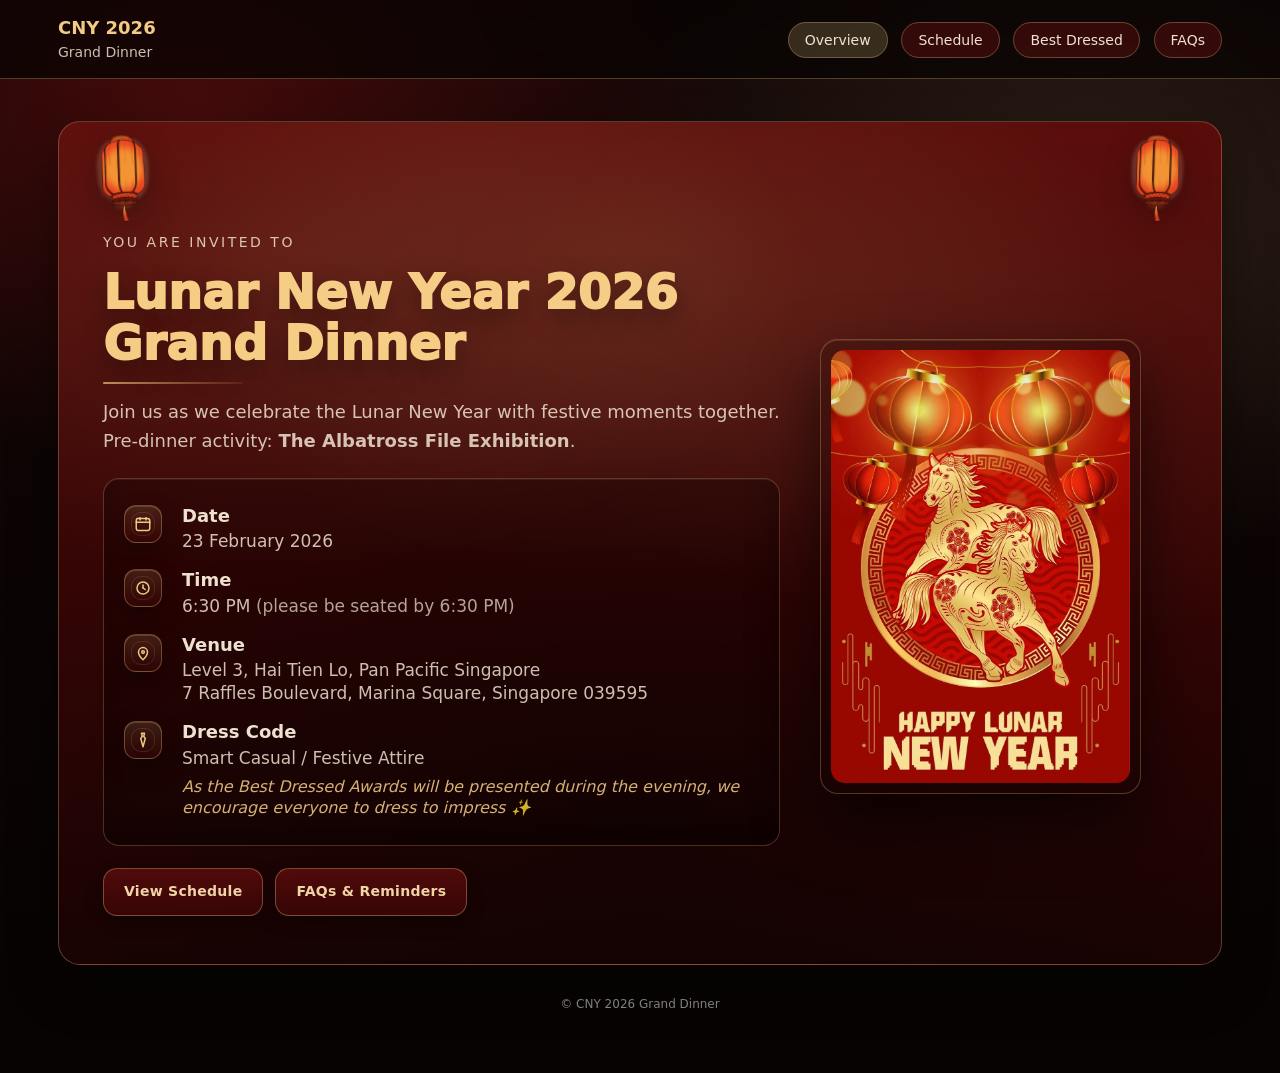
<file: index.html>
<!-- index.html -->
<!doctype html>
<html lang="en">
<head>
  <meta charset="utf-8" />
  <meta name="viewport" content="width=device-width, initial-scale=1" />
  <title>CNY 2026 Grand Dinner</title>
  <link rel="stylesheet" href="styles.css" />
</head>
<body>

<div class="topbar">
  <div class="topbar-inner">
    <div>
      <div class="brand-title">CNY 2026</div>
      <div class="brand-sub">Grand Dinner</div>
    </div>
    <nav class="nav">
      <a class="active" href="index.html">Overview</a>
      <a href="schedule.html">Schedule</a>
      <a href="best-dressed.html">Best Dressed</a>
      <a href="faqs.html">FAQs</a>
    </nav>
  </div>
</div>

<div class="container">

  <div class="poster-wrap">
    <section class="poster">

      <div class="lanterns">
        <img class="lantern-img left" src="./lantern.png" alt="Lantern" />
        <img class="lantern-img right" src="./lantern.png" alt="Lantern" />
      </div>

      <div class="poster-inner">

        <div class="poster-content">
          <p class="poster-kicker">You are invited to</p>

          <h1 class="poster-title">
            Lunar New Year 2026<br />
            Grand Dinner
          </h1>

          <div class="poster-subtitle">
            <span class="subtitle-line">Join us as we celebrate the Lunar New Year with festive moments together.</span><br />
            Pre-dinner activity: <b>The Albatross File Exhibition</b>.
          </div>

          <div class="scroll">

            <div class="scroll-row">
              <div class="icon-badge" aria-hidden="true">
                <svg viewBox="0 0 24 24">
                  <rect x="3" y="4.5" width="18" height="16" rx="3"></rect>
                  <path d="M8 3.5v3"></path>
                  <path d="M16 3.5v3"></path>
                  <path d="M3 9.5h18"></path>
                </svg>
              </div>
              <div>
                <div class="scroll-title">Date</div>
                <div class="scroll-text">23 February 2026</div>
              </div>
            </div>

            <div class="scroll-row">
              <div class="icon-badge" aria-hidden="true">
                <svg viewBox="0 0 24 24">
                  <circle cx="12" cy="12" r="8"></circle>
                  <path d="M12 8v4"></path>
                  <path d="M12 12l3 2"></path>
                </svg>
              </div>
              <div>
                <div class="scroll-title">Time</div>
                <div class="scroll-text">6:30 PM <span style="opacity:0.85">(please be seated by 6:30 PM)</span> </div>
              </div>
            </div>

            <div class="scroll-row">
              <div class="icon-badge" aria-hidden="true">
                <svg viewBox="0 0 24 24">
                  <path d="M12 21s6-5.1 6-10.2A6 6 0 0 0 6 10.8C6 15.9 12 21 12 21z"></path>
                  <circle cx="12" cy="10.8" r="1.8"></circle>
                </svg>
              </div>
              <div>
                <div class="scroll-title">Venue</div>
                <div class="scroll-text">
                  Level 3, Hai Tien Lo, Pan Pacific Singapore<br />
                  7 Raffles Boulevard, Marina Square, Singapore 039595
                </div>
              </div>
            </div>

            <div class="scroll-row">
              <div class="icon-badge" aria-hidden="true">
                <svg viewBox="0 0 24 24">
                  <path d="M10 3h4l-1 4 2 3-3 11-3-11 2-3-1-4z"></path>
                </svg>
              </div>
              <div>
                <div class="scroll-title">Dress Code</div>
                <div class="scroll-text">
                  Smart Casual / Festive Attire
                  <div class="dress-note">
                    As the Best Dressed Awards will be presented during the evening,
                    we encourage everyone to dress to impress ✨
                  </div>
                </div>
              </div>
            </div>

          </div>

          <div class="poster-actions">
            <a class="poster-btn" href="schedule.html">View Schedule</a>
            <a class="poster-btn" href="faqs.html">FAQs & Reminders</a>
          </div>
        </div>

        <div class="poster-horse">
          <div class="poster-frame">
            <img class="poster-img" src="./cover-bg.jpg" alt="Happy Lunar New Year Poster" />
          </div>
        </div>

      </div>
    </section>
  </div>

  <div class="footer">© CNY 2026 Grand Dinner</div>
</div>

</body>
</html>
</file>
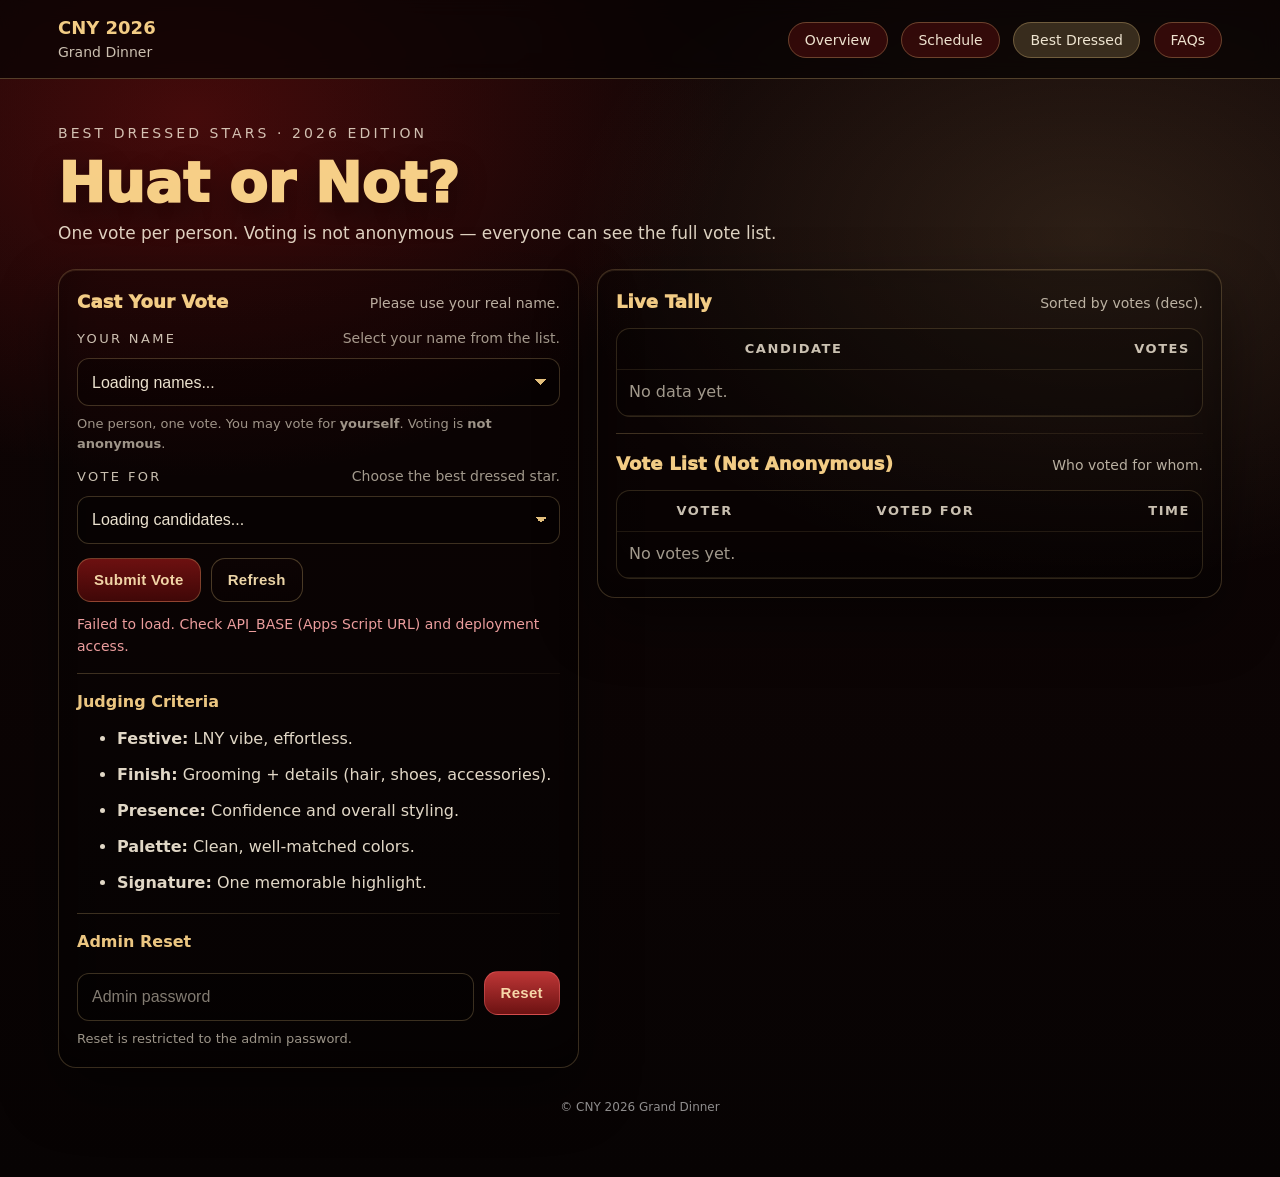
<file: best-dressed.html>
<!-- best-dressed.html -->
<!doctype html>
<html lang="en">
<head>
  <meta charset="utf-8" />
  <meta name="viewport" content="width=device-width, initial-scale=1" />
  <title>Best Dressed — CNY 2026 Grand Dinner</title>
  <link rel="stylesheet" href="styles.css" />
</head>
<body>

<div class="topbar">
  <div class="topbar-inner">
    <div>
      <div class="brand-title">CNY 2026</div>
      <div class="brand-sub">Grand Dinner</div>
    </div>
    <nav class="nav">
      <a href="index.html">Overview</a>
      <a href="schedule.html">Schedule</a>
      <a class="active" href="best-dressed.html">Best Dressed</a>
      <a href="faqs.html">FAQs</a>
    </nav>
  </div>
</div>

<div class="container">
  <div class="page-hero">
    <div class="page-kicker">BEST DRESSED STARS · 2026 EDITION</div>
    <h1 class="page-title">Huat or Not?</h1>
    <p class="page-subtitle">
      One vote per person. Voting is not anonymous — everyone can see the full vote list.
    </p>
  </div>

  <div class="vote-grid">
    <section class="card">
      <div class="card-header">
        <div class="card-title">Cast Your Vote</div>
        <div class="card-hint">Please use your real name.</div>
      </div>

      <div class="form-row">
        <div class="label-row">
          <label class="label">Your Name</label>
          <span class="label-note">Select your name from the list.</span>
        </div>

        <select id="voterName" class="select">
          <option value="">Loading names...</option>
        </select>

        <div class="tiny-note">
          One person, one vote. You may vote for <b>yourself</b>. Voting is <b>not anonymous</b>.
        </div>
      </div>

      <div class="form-row">
        <div class="label-row">
          <label class="label">Vote For</label>
          <span class="label-note">Choose the best dressed star.</span>
        </div>
        <select id="choice" class="select">
          <option value="">Loading candidates...</option>
        </select>
      </div>

      <div class="btn-row">
        <button id="btnVote" class="btn btn-primary">Submit Vote</button>
        <button id="btnRefresh" class="btn btn-ghost">Refresh</button>
      </div>

      <div id="status" class="status"></div>

      <div class="divider"></div>

      <div class="subhead">Judging Criteria</div>
    <ul class="bullets">
        <li><b>Festive:</b> LNY vibe, effortless.</li>
        <li><b>Finish:</b> Grooming + details (hair, shoes, accessories).</li>
        <li><b>Presence:</b> Confidence and overall styling.</li>
        <li><b>Palette:</b> Clean, well-matched colors.</li>
        <li><b>Signature:</b> One memorable highlight.</li>
    </ul>

      <div class="divider"></div>

      <div class="subhead">Admin Reset</div>
      <div class="reset-row">
        <input id="adminPassword" class="input" type="password" placeholder="Admin password" />
        <button id="btnReset" class="btn btn-danger">Reset</button>
      </div>
      <div class="tiny-note">Reset is restricted to the admin password.</div>
    </section>

    <section class="card">
      <div class="card-header">
        <div class="card-title">Live Tally</div>
        <div class="card-hint">Sorted by votes (desc).</div>
      </div>

      <div class="table-wrap">
        <table class="table" id="tallyTable">
          <thead>
            <tr>
              <th>Candidate</th>
              <th class="right">Votes</th>
            </tr>
          </thead>
          <tbody>
            <tr><td colspan="2" class="muted">No data yet.</td></tr>
          </tbody>
        </table>
      </div>

      <div class="divider"></div>

      <div class="card-header">
        <div class="card-title">Vote List (Not Anonymous)</div>
        <div class="card-hint">Who voted for whom.</div>
      </div>

      <div class="table-wrap">
        <table class="table" id="voteListTable">
          <thead>
            <tr>
              <th>Voter</th>
              <th>Voted For</th>
              <th class="right">Time</th>
            </tr>
          </thead>
          <tbody>
            <tr><td colspan="3" class="muted">No votes yet.</td></tr>
          </tbody>
        </table>
      </div>
    </section>
  </div>

  <div class="footer">© CNY 2026 Grand Dinner</div>
</div>

<script>
  const API_BASE = "https://script.google.com/macros/s/AKfycbzyIq7VLW4J1lvhEaOiODLAbuCqRJru4ZbYJHiCIMyn_3SzGjuqj1cSB9V0KD1f4nbL/exec";

  function jsonp(url) {
    return new Promise((resolve, reject) => {
      const cb = "cb_" + Math.random().toString(36).slice(2);
      const script = document.createElement("script");
      const sep = url.includes("?") ? "&" : "?";
      const full = url + sep + "callback=" + encodeURIComponent(cb) + "&_ts=" + Date.now();

      window[cb] = (data) => {
        delete window[cb];
        script.remove();
        resolve(data);
      };

      script.onerror = () => {
        delete window[cb];
        script.remove();
        reject(new Error("Failed to load script"));
      };

      script.src = full;
      document.body.appendChild(script);
    });
  }

  function setStatus(type, msg) {
    const el = document.getElementById("status");
    el.className = "status " + (type ? ("status-" + type) : "");
    el.textContent = msg || "";
  }

  function escapeHtml(s) {
    return String(s)
      .replaceAll("&", "&amp;")
      .replaceAll("<", "&lt;")
      .replaceAll(">", "&gt;")
      .replaceAll('"', "&quot;")
      .replaceAll("'", "&#039;");
  }

  function formatTime(iso) {
    if (!iso) return "";
    try {
      const d = new Date(iso);
      return d.toLocaleString();
    } catch (e) {
      return iso;
    }
  }

  async function loadCandidates() {
    const data = await jsonp(API_BASE + "?action=candidates");
    if (!data || !data.ok) throw new Error(data && data.error ? data.error : "Failed to load candidates");

    const voterSel = document.getElementById("voterName");
    const choiceSel = document.getElementById("choice");

    voterSel.innerHTML = '<option value="">Select your name</option>';
    choiceSel.innerHTML = '<option value="">Select a candidate</option>';

    for (const name of data.candidates) {
      const opt1 = document.createElement("option");
      opt1.value = name;
      opt1.textContent = name;
      voterSel.appendChild(opt1);

      const opt2 = document.createElement("option");
      opt2.value = name;
      opt2.textContent = name;
      choiceSel.appendChild(opt2);
    }
  }

  function renderResults(data) {
    const tallyBody = document.querySelector("#tallyTable tbody");
    const voteBody = document.querySelector("#voteListTable tbody");

    if (!data || !data.ok) {
      tallyBody.innerHTML = '<tr><td colspan="2" class="muted">No data.</td></tr>';
      voteBody.innerHTML = '<tr><td colspan="3" class="muted">No data.</td></tr>';
      return;
    }

    const tally = data.tally || [];
    if (tally.length === 0) {
      tallyBody.innerHTML = '<tr><td colspan="2" class="muted">No data yet.</td></tr>';
    } else {
      tallyBody.innerHTML = tally.map(r => `
        <tr>
          <td>${escapeHtml(r.name)}</td>
          <td class="right">${Number(r.votes || 0)}</td>
        </tr>
      `).join("");
    }

    const votes = data.votes || [];
    if (votes.length === 0) {
      voteBody.innerHTML = '<tr><td colspan="3" class="muted">No votes yet.</td></tr>';
    } else {
      voteBody.innerHTML = votes.map(v => `
        <tr>
          <td>${escapeHtml(v.voter)}</td>
          <td>${escapeHtml(v.choice)}</td>
          <td class="right">${escapeHtml(formatTime(v.timestamp))}</td>
        </tr>
      `).join("");
    }
  }

  async function refreshResults() {
    setStatus("", "Refreshing…");
    const data = await jsonp(API_BASE + "?action=results");
    renderResults(data);
    setStatus("ok", "Updated.");
  }

  async function submitVote() {
    const voterName = document.getElementById("voterName").value.trim();
    const choice = document.getElementById("choice").value.trim();

    if (!voterName) { setStatus("err", "Please enter your name."); return; }
    if (!choice) { setStatus("err", "Please select a candidate."); return; }

    setStatus("", "Submitting…");

    const url = API_BASE
      + "?action=vote"
      + "&voterName=" + encodeURIComponent(voterName)
      + "&choice=" + encodeURIComponent(choice);

    const data = await jsonp(url);
    if (!data || !data.ok) {
      setStatus("err", data && data.error ? data.error : "Failed to submit.");
      return;
    }

    setStatus("ok", "Vote submitted. Refreshing results…");
    await refreshResults();
  }

  async function adminReset() {
    const pwd = document.getElementById("adminPassword").value.trim();
    if (!pwd) { setStatus("err", "Enter admin password."); return; }

    setStatus("", "Resetting…");
    const url = API_BASE + "?action=reset&password=" + encodeURIComponent(pwd);
    const data = await jsonp(url);

    if (!data || !data.ok) {
      setStatus("err", data && data.error ? data.error : "Reset failed.");
      return;
    }

    document.getElementById("adminPassword").value = "";
    setStatus("ok", "Reset completed. Refreshing…");
    await refreshResults();
  }

  async function init() {
    try {
      await loadCandidates();
      await refreshResults();
      setStatus("", "");
    } catch (e) {
      setStatus("err", "Failed to load. Check API_BASE (Apps Script URL) and deployment access.");
    }
  }

  document.getElementById("btnVote").addEventListener("click", () => {
    submitVote().catch(() => setStatus("err", "Submit failed. Check Apps Script deployment."));
  });

  document.getElementById("btnRefresh").addEventListener("click", () => {
    refreshResults().catch(() => setStatus("err", "Refresh failed. Check Apps Script deployment."));
  });

  document.getElementById("btnReset").addEventListener("click", () => {
    adminReset().catch(() => setStatus("err", "Reset failed. Check Apps Script deployment."));
  });

  init();
</script>

</body>
</html>
</file>
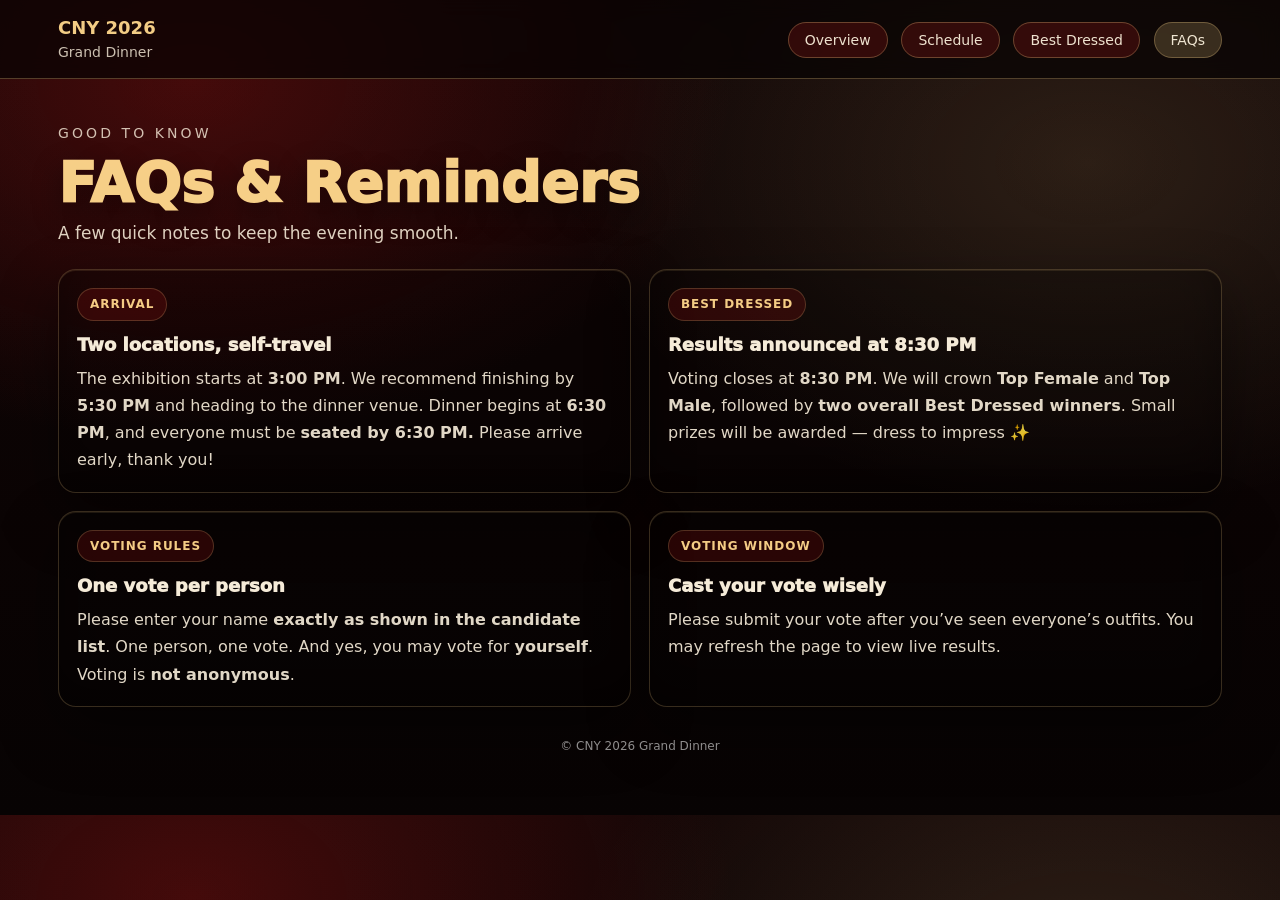
<file: faqs.html>
<!-- faqs.html -->
<!doctype html>
<html lang="en">
<head>
  <meta charset="utf-8" />
  <meta name="viewport" content="width=device-width, initial-scale=1" />
  <title>FAQs — CNY 2026 Grand Dinner</title>
  <link rel="stylesheet" href="styles.css" />
</head>
<body>

<div class="topbar">
  <div class="topbar-inner">
    <div>
      <div class="brand-title">CNY 2026</div>
      <div class="brand-sub">Grand Dinner</div>
    </div>
    <nav class="nav">
      <a href="index.html">Overview</a>
      <a href="schedule.html">Schedule</a>
      <a href="best-dressed.html">Best Dressed</a>
      <a class="active" href="faqs.html">FAQs</a>
    </nav>
  </div>
</div>

<div class="container">
  <div class="page-hero">
    <div class="page-kicker">GOOD TO KNOW</div>
    <h1 class="page-title">FAQs & Reminders</h1>
    <p class="page-subtitle">A few quick notes to keep the evening smooth.</p>
  </div>

  <div class="faq-grid">

    <section class="card faq-card">
      <div class="pill">Arrival</div>
      <h3 class="faq-title">Two locations, self-travel</h3>
      <p class="faq-text">
        The exhibition starts at <b>3:00 PM</b>. We recommend finishing by <b>5:30 PM</b> and heading to the dinner venue.
        Dinner begins at <b>6:30 PM</b>, and everyone must be <b>seated by 6:30 PM.</b> Please arrive early, thank you!
      </p>
    </section>

    <section class="card faq-card">
      <div class="pill">Best Dressed</div>
      <h3 class="faq-title">Results announced at 8:30 PM</h3>
      <p class="faq-text">
        Voting closes at <b>8:30 PM</b>. We will crown <b>Top Female</b> and <b>Top Male</b>,
        followed by <b>two overall Best Dressed winners</b>.
        Small prizes will be awarded — dress to impress ✨
      </p>
    </section>

    <section class="card faq-card">
      <div class="pill">Voting Rules</div>
      <h3 class="faq-title">One vote per person</h3>
      <p class="faq-text">
        Please enter your name <b>exactly as shown in the candidate list</b>.
        One person, one vote. And yes, you may vote for <b>yourself</b>.
        Voting is <b>not anonymous</b>.
      </p>
    </section>

    <section class="card faq-card">
      <div class="pill">Voting Window</div>
      <h3 class="faq-title">Cast your vote wisely</h3>
      <p class="faq-text">
        Please submit your vote after you’ve seen everyone’s outfits.
        You may refresh the page to view live results.
      </p>
    </section>

  </div>

  <div class="footer">© CNY 2026 Grand Dinner</div>
</div>

</body>
</html>
</file>
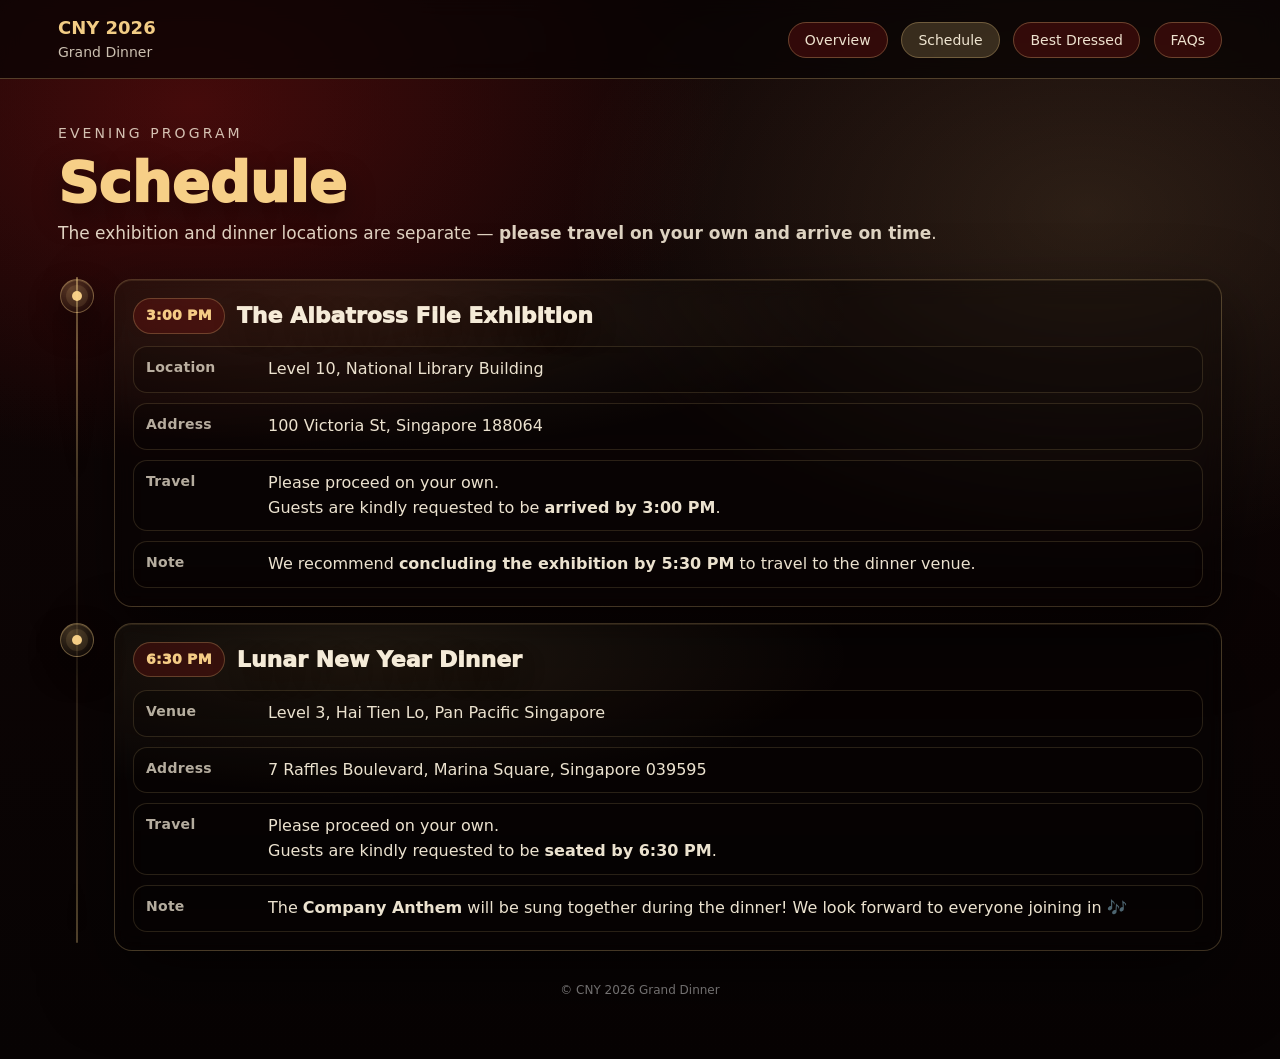
<file: schedule.html>
<!-- schedule.html -->
<!doctype html>
<html lang="en">
<head>
  <meta charset="utf-8" />
  <meta name="viewport" content="width=device-width, initial-scale=1" />
  <title>Schedule — CNY 2026 Grand Dinner</title>
  <link rel="stylesheet" href="styles.css" />
</head>
<body>

<div class="topbar">
  <div class="topbar-inner">
    <div>
      <div class="brand-title">CNY 2026</div>
      <div class="brand-sub">Grand Dinner</div>
    </div>
    <nav class="nav">
      <a href="index.html">Overview</a>
      <a class="active" href="schedule.html">Schedule</a>
      <a href="best-dressed.html">Best Dressed</a>
      <a href="faqs.html">FAQs</a>
    </nav>
  </div>
</div>

<div class="container">
  <div class="page-hero">
    <div class="page-kicker">EVENING PROGRAM</div>
    <h1 class="page-title">Schedule</h1>
    <p class="page-subtitle">
      The exhibition and dinner locations are separate — <b>please travel on your own and arrive on time</b>.
    </p>
  </div>

  <section class="timeline">
    <div class="timeline-line" aria-hidden="true"></div>

    <article class="timeline-item">
      <div class="timeline-dot" aria-hidden="true">
        <span class="dot-inner"></span>
      </div>

      <div class="timeline-card">
        <div class="timeline-top">
          <div class="time-badge">3:00 PM</div>
          <div class="event-title">The Albatross File Exhibition</div>
        </div>

        <div class="event-meta">
          <div class="meta-row">
            <div class="meta-label">Location</div>
            <div class="meta-value">Level 10, National Library Building</div>
          </div>

          <div class="meta-row">
            <div class="meta-label">Address</div>
            <div class="meta-value">100 Victoria St, Singapore 188064</div>
          </div>

          <div class="meta-row">
            <div class="meta-label">Travel</div>
            <div class="meta-value">
              Please proceed on your own.<br />
              Guests are kindly requested to be <b>arrived by 3:00 PM</b>.
            </div>
          </div>

          <div class="meta-row">
            <div class="meta-label">Note</div>
            <div class="meta-value">
              We recommend <b>concluding the exhibition by 5:30 PM</b> to travel to the dinner venue.
            </div>
          </div>
        </div>
      </div>
    </article>

    <article class="timeline-item">
      <div class="timeline-dot" aria-hidden="true">
        <span class="dot-inner"></span>
      </div>

      <div class="timeline-card">
        <div class="timeline-top">
          <div class="time-badge">6:30 PM</div>
          <div class="event-title">Lunar New Year Dinner</div>
        </div>

        <div class="event-meta">
          <div class="meta-row">
            <div class="meta-label">Venue</div>
            <div class="meta-value">Level 3, Hai Tien Lo, Pan Pacific Singapore</div>
          </div>

          <div class="meta-row">
            <div class="meta-label">Address</div>
            <div class="meta-value">7 Raffles Boulevard, Marina Square, Singapore 039595</div>
          </div>

          <div class="meta-row">
            <div class="meta-label">Travel</div>
            <div class="meta-value">
              Please proceed on your own.<br />
              Guests are kindly requested to be <b>seated by 6:30 PM</b>.
            </div>
          </div>

          <div class="meta-row">
            <div class="meta-label">Note</div>
            <div class="meta-value">
              The <b>Company Anthem</b> will be sung together during the dinner! We look forward to everyone joining in 🎶
            </div>
          </div>
        </div>
      </div>
    </article>
  </section>

  <div class="footer">© CNY 2026 Grand Dinner</div>
</div>

</body>
</html>
</file>
<file: styles.css>
:root {
  --border: rgba(255, 215, 140, 0.28);
  --gold: rgba(255, 215, 140, 0.95);
  --gold-soft: rgba(255, 215, 140, 0.82);
  --text: rgba(255, 245, 225, 0.92);
  --muted: rgba(255, 245, 225, 0.78);
  --shadow: 0 20px 50px rgba(0,0,0,0.45);
  --max: 1200px;

  --panel: rgba(0,0,0,0.22);
  --panel-2: rgba(0,0,0,0.30);
  --danger: rgba(210, 50, 50, 0.95);
  --danger-2: rgba(150, 20, 20, 0.95);
}

* { box-sizing: border-box; }

body {
  margin: 0;
  font-family: system-ui, -apple-system, Segoe UI, Roboto, Arial;
  color: var(--text);
  font-size: 18px;
  line-height: 1.55;
  background:
    radial-gradient(900px 600px at 15% 10%, rgba(165,20,20,.35), transparent 60%),
    radial-gradient(900px 600px at 85% 20%, rgba(255,215,140,.12), transparent 58%),
    linear-gradient(180deg, #120606, #070303);
}

a { color: inherit; text-decoration: none; }

.container {
  max-width: var(--max);
  margin: auto;
  padding: 22px 18px 60px;
}

.topbar {
  position: sticky;
  top: 0;
  z-index: 10;
  background: rgba(8,3,3,.72);
  backdrop-filter: blur(10px);
  border-bottom: 1px solid var(--border);
}

.topbar-inner {
  max-width: var(--max);
  margin: auto;
  padding: 14px 18px;
  display: flex;
  justify-content: space-between;
  align-items: center;
}

.brand-title {
  font-weight: 900;
  color: var(--gold);
  font-size: 18px;
}

.brand-sub {
  font-size: 14px;
  color: var(--muted);
}

.nav a {
  margin-left: 8px;
  padding: 9px 16px;
  border-radius: 999px;
  border: 1px solid var(--border);
  background: rgba(165,20,20,.25);
  font-size: 14px;
}

.nav a.active {
  background: rgba(255,215,140,.18);
}

.poster-wrap {
  margin-top: 20px;
  display: flex;
  justify-content: center;
}

.poster {
  width: 100%;
  border-radius: 22px;
  background:
    radial-gradient(800px 520px at 50% 18%, rgba(255,215,140,.12), transparent 60%),
    linear-gradient(180deg, rgba(90,8,8,.95), rgba(25,3,3,.98));
  border: 1px solid var(--border);
  box-shadow: var(--shadow);
  position: relative;
  overflow: hidden;
}

.poster::before {
  content: "";
  position: absolute;
  inset: 0;
  background:
    radial-gradient(900px 500px at 18% 18%, rgba(255,215,140,0.10), transparent 60%),
    radial-gradient(900px 500px at 85% 25%, rgba(255,215,140,0.06), transparent 62%),
    radial-gradient(1000px 700px at 50% 85%, rgba(0,0,0,0.30), transparent 60%);
  pointer-events: none;
  z-index: 1;
}

.lanterns {
  position: absolute;
  top: 10px;
  left: 18px;
  right: 18px;
  display: flex;
  justify-content: space-between;
  pointer-events: none;
  z-index: 2;
}

.lantern-img {
  width: 92px;
  opacity: 0.95;
  filter: drop-shadow(0 10px 18px rgba(0,0,0,0.35));
}

.lantern-img.left  { transform: rotate(-2deg); }
.lantern-img.right { transform: rotate( 2deg); }

.poster-inner {
  display: grid;
  grid-template-columns: 1.1fr 0.9fr;
  gap: 40px;
  padding: 96px 44px 48px;
  align-items: center;
  position: relative;
  z-index: 3;
}

.poster-kicker {
  font-size: 14px;
  letter-spacing: .18em;
  text-transform: uppercase;
  color: var(--muted);
}

.poster-title {
  margin: 14px 0 0;
  font-size: 48px;
  font-weight: 950;
  line-height: 1.05;
  color: var(--gold);
  text-shadow: 0 10px 26px rgba(0,0,0,0.35);
  position: relative;
}

.poster-title::after {
  content: "";
  display: block;
  width: 140px;
  height: 2px;
  margin-top: 14px;
  background: linear-gradient(90deg, rgba(255,215,140,0.65), rgba(255,215,140,0.08));
  border-radius: 999px;
}

.poster-subtitle {
  margin-top: 14px;
  color: var(--muted);
  font-size: 18px;
  line-height: 1.6;
}

.subtitle-line {
  white-space: nowrap;
}

.scroll {
  margin-top: 22px;
  border: 1px solid rgba(255,215,140,0.22);
  border-radius: 16px;
  background: rgba(0,0,0,0.22);
  padding: 18px 20px;
  box-shadow:
    inset 0 1px 0 rgba(255,215,140,0.08),
    inset 0 -18px 40px rgba(0,0,0,0.28);
}

.scroll-row {
  display: grid;
  grid-template-columns: 44px 1fr;
  gap: 14px;
  padding: 8px 0;
  align-items: start;
}

.icon-badge {
  width: 38px;
  height: 38px;
  border-radius: 12px;
  display: grid;
  place-items: center;
  position: relative;
  background: linear-gradient(180deg, rgba(255,215,140,0.14), rgba(165,20,20,0.18));
  border: 1px solid rgba(255,215,140,0.28);
  box-shadow:
    0 10px 22px rgba(0,0,0,0.35),
    inset 0 1px 0 rgba(255,215,140,0.18),
    inset 0 -10px 18px rgba(0,0,0,0.20);
}

.icon-badge::after {
  content: "";
  position: absolute;
  inset: 6px;
  border-radius: 10px;
  border: 1px solid rgba(255,215,140,0.12);
  pointer-events: none;
}

.icon-badge svg {
  width: 18px;
  height: 18px;
  stroke: rgba(255,215,140,0.92);
  fill: none;
  stroke-width: 2;
  stroke-linecap: round;
  stroke-linejoin: round;
  filter: drop-shadow(0 2px 4px rgba(0,0,0,0.35));
}

.scroll-title {
  font-weight: 900;
  font-size: 14px;
}

.scroll-text {
  margin-top: 4px;
  color: var(--muted);
  font-size: 14px;
  line-height: 1.55;
}

.dress-note {
  margin-top: 6px;
  font-size: 13px;
  line-height: 1.55;
  font-style: italic;
  color: var(--gold-soft);
}

.poster-actions {
  margin-top: 22px;
  display: flex;
  gap: 12px;
  flex-wrap: wrap;
  align-items: center;
}

.poster-btn {
  display: inline-block;
  padding: 12px 20px;
  border-radius: 14px;
  background: linear-gradient(180deg, rgba(90,12,12,0.85), rgba(60,6,6,0.85));
  border: 1px solid rgba(255,215,140,0.32);
  color: rgba(255,230,180,0.92);
  font-weight: 850;
  font-size: 14px;
  letter-spacing: 0.02em;
  box-shadow: 0 6px 16px rgba(0,0,0,0.35);
  transition: all 0.25s ease;
  margin-right: 0;
}

.poster-btn:visited { color: rgba(255,230,180,0.92); }

.poster-btn:hover {
  background: linear-gradient(180deg, rgba(120,18,18,0.95), rgba(80,10,10,0.95));
  border-color: rgba(255,215,140,0.5);
  box-shadow: 0 10px 24px rgba(0,0,0,0.45);
  transform: translateY(-1px);
}

.poster-horse {
  display: flex;
  justify-content: center;
}

.poster-frame {
  width: 100%;
  max-width: 440px;
  border-radius: 18px;
  padding: 10px;
  border: 1px solid rgba(255,215,140,0.25);
  background: rgba(0,0,0,0.18);
  box-shadow: 0 28px 64px rgba(0,0,0,0.60), inset 0 1px 0 rgba(255,215,140,0.12);
}

.poster-img {
  width: 100%;
  display: block;
  border-radius: 14px;
}

.page-hero {
  margin-top: 22px;
}

.page-kicker {
  font-size: 14px;
  letter-spacing: .22em;
  text-transform: uppercase;
  color: rgba(255, 245, 225, 0.78);
}

.page-title {
  margin: 10px 0 8px;
  font-size: 56px;
  line-height: 1.02;
  font-weight: 950;
  color: rgba(255, 215, 140, 0.96);
  text-shadow: 0 12px 30px rgba(0,0,0,0.45);
}

.page-subtitle {
  margin: 0;
  max-width: 900px;
  color: rgba(255, 245, 225, 0.86);
  line-height: 1.65;
  font-size: 17px;
}

.vote-grid {
  margin-top: 22px;
  display: grid;
  grid-template-columns: 1fr 1.2fr;
  gap: 18px;
  align-items: start;
}

.card {
  border-radius: 18px;
  border: 1px solid rgba(255,215,140,0.20);
  background: rgba(0,0,0,0.22);
  box-shadow:
    0 24px 60px rgba(0,0,0,0.45),
    inset 0 1px 0 rgba(255,215,140,0.10),
    inset 0 -18px 40px rgba(0,0,0,0.28);
  padding: 18px;
}

.card-header {
  display: flex;
  justify-content: space-between;
  align-items: baseline;
  gap: 12px;
  margin-bottom: 12px;
}

.card-title {
  font-weight: 950;
  color: rgba(255,215,140,0.95);
  letter-spacing: 0.01em;
  font-size: 18px;
}

.card-hint {
  font-size: 14px;
  color: rgba(255,245,225,0.70);
}

.form-row {
  margin-top: 12px;
}

.label-row {
  display: flex;
  align-items: baseline;
  justify-content: space-between;
  gap: 12px;
}

.label {
  display: block;
  font-size: 13px;
  letter-spacing: .18em;
  text-transform: uppercase;
  color: rgba(255,245,225,0.78);
}

.label-note {
  font-size: 14px;
  color: rgba(255,245,225,0.62);
}

.input, .select {
  width: 100%;
  margin-top: 8px;
  height: 48px;
  border-radius: 12px;
  border: 1px solid rgba(255,215,140,0.22);
  background: rgba(0,0,0,0.28);
  color: rgba(255,245,225,0.92);
  padding: 0 14px;
  outline: none;
  font-size: 16px;
}

.input::placeholder {
  color: rgba(255,245,225,0.50);
}

.input:focus, .select:focus {
  border-color: rgba(255,215,140,0.45);
  box-shadow: 0 0 0 4px rgba(255,215,140,0.08);
}

.select {
  appearance: none;
  background-image:
    linear-gradient(45deg, transparent 50%, rgba(255,215,140,0.9) 50%),
    linear-gradient(135deg, rgba(255,215,140,0.9) 50%, transparent 50%);
  background-position:
    calc(100% - 18px) 20px,
    calc(100% - 12px) 20px;
  background-size: 6px 6px, 6px 6px;
  background-repeat: no-repeat;
}

.select option {
  background: #140707;
  color: rgba(255,245,225,0.95);
}

.btn-row {
  margin-top: 14px;
  display: flex;
  gap: 10px;
  align-items: center;
}

.btn {
  height: 44px;
  border-radius: 14px;
  padding: 0 16px;
  border: 1px solid rgba(255,215,140,0.26);
  background: rgba(0,0,0,0.20);
  color: rgba(255,230,180,0.92);
  font-weight: 850;
  letter-spacing: 0.02em;
  cursor: pointer;
  transition: all 0.25s ease;
  font-size: 15px;
}

.btn:hover {
  border-color: rgba(255,215,140,0.5);
  transform: translateY(-1px);
  box-shadow: 0 10px 24px rgba(0,0,0,0.40);
}

.btn-primary {
  background: linear-gradient(180deg, rgba(120,18,18,0.90), rgba(70,8,8,0.90));
}

.btn-ghost {
  background: linear-gradient(180deg, rgba(20,7,7,0.35), rgba(10,3,3,0.35));
}

.btn-danger {
  background: linear-gradient(180deg, rgba(210,60,60,0.90), rgba(120,20,20,0.90));
  border-color: rgba(255,120,120,0.35);
}

.status {
  margin-top: 12px;
  min-height: 18px;
  color: rgba(255,245,225,0.75);
  font-size: 14px;
}

.status-ok {
  color: rgba(170, 255, 210, 0.92);
}

.status-err {
  color: rgba(255, 170, 170, 0.92);
}

.divider {
  margin: 16px 0;
  height: 1px;
  background: linear-gradient(90deg, rgba(255,215,140,0.22), rgba(255,215,140,0.05));
}

.subhead {
  font-weight: 900;
  color: rgba(255,215,140,0.92);
  font-size: 16px;
}

.bullets {
  margin: 10px 0 0;
  color: rgba(255,245,225,0.88);
  line-height: 1.75;
  font-size: 16px;
}

.bullets li { margin: 8px 0; }

.reset-row {
  display: grid;
  grid-template-columns: 1fr auto;
  gap: 10px;
  align-items: center;
  margin-top: 10px;
}

.tiny-note {
  margin-top: 8px;
  font-size: 13px;
  color: rgba(255,245,225,0.60);
}

.table-wrap {
  overflow-x: auto;
  border-radius: 14px;
  border: 1px solid rgba(255,215,140,0.16);
  background: rgba(0,0,0,0.18);
}

.table {
  width: 100%;
  border-collapse: collapse;
  font-size: 16px;
}

.table th, .table td {
  padding: 10px 12px;
  border-bottom: 1px solid rgba(255,215,140,0.10);
}

.table th {
  text-transform: uppercase;
  letter-spacing: .12em;
  font-size: 13px;
  color: rgba(255,245,225,0.78);
}

.table td {
  color: rgba(255,245,225,0.90);
}

.table .muted {
  color: rgba(255,245,225,0.62);
}

.right { text-align: right; }

.schedule-grid {
  margin-top: 22px;
  display: grid;
  grid-template-columns: 1fr 1fr;
  gap: 18px;
}

.schedule-card .schedule-time {
  display: inline-flex;
  align-items: center;
  padding: 6px 12px;
  border-radius: 999px;
  border: 1px solid rgba(255,215,140,0.22);
  background: rgba(165,20,20,0.20);
  color: rgba(255,215,140,0.95);
  font-weight: 900;
  letter-spacing: .02em;
  font-size: 14px;
}

.schedule-card .schedule-title {
  margin-top: 10px;
  font-size: 20px;
  font-weight: 950;
  color: rgba(255,245,225,0.95);
}

.schedule-lines {
  margin-top: 14px;
  display: grid;
  gap: 10px;
}

.line {
  display: grid;
  grid-template-columns: 110px 1fr;
  gap: 12px;
  padding: 10px 12px;
  border-radius: 14px;
  border: 1px solid rgba(255,215,140,0.14);
  background: rgba(0,0,0,0.18);
}

.line-label {
  color: rgba(255,245,225,0.72);
  font-weight: 900;
  letter-spacing: .02em;
}

.line-value {
  color: rgba(255,245,225,0.92);
}

.faq-grid {
  margin-top: 22px;
  display: grid;
  grid-template-columns: 1fr 1fr;
  gap: 18px;
}

.pill {
  display: inline-flex;
  padding: 6px 12px;
  border-radius: 999px;
  border: 1px solid rgba(255,215,140,0.20);
  background: rgba(165,20,20,0.22);
  color: rgba(255,215,140,0.95);
  font-weight: 900;
  font-size: 12px;
  letter-spacing: .08em;
  text-transform: uppercase;
}

.faq-title {
  margin: 10px 0 6px;
  color: rgba(255,245,225,0.96);
  font-weight: 950;
  font-size: 18px;
}

.faq-text {
  margin: 0;
  color: rgba(255,245,225,0.88);
  line-height: 1.7;
  font-size: 16px;
}

.timeline {
  margin-top: 22px;
  position: relative;
  padding: 10px 0 0;
}

.timeline-line {
  position: absolute;
  left: 18px;
  top: 8px;
  bottom: 8px;
  width: 2px;
  background: linear-gradient(
    180deg,
    rgba(255,215,140,0.55),
    rgba(255,215,140,0.10),
    rgba(255,215,140,0.35)
  );
  filter: drop-shadow(0 12px 24px rgba(0,0,0,0.5));
  border-radius: 999px;
  opacity: 0.9;
}

.timeline-item {
  display: grid;
  grid-template-columns: 42px 1fr;
  gap: 14px;
  align-items: start;
  margin-bottom: 16px;
}

.timeline-dot {
  width: 34px;
  height: 34px;
  margin-left: 2px;
  border-radius: 999px;
  border: 1px solid rgba(255,215,140,0.35);
  background: radial-gradient(circle at 30% 25%, rgba(255,215,140,0.22), rgba(0,0,0,0.25));
  box-shadow:
    0 14px 32px rgba(0,0,0,0.45),
    inset 0 1px 0 rgba(255,215,140,0.18);
  display: grid;
  place-items: center;
  position: relative;
  z-index: 2;
}

.dot-inner {
  width: 10px;
  height: 10px;
  border-radius: 999px;
  background: rgba(255,215,140,0.95);
  box-shadow: 0 0 0 6px rgba(255,215,140,0.10);
}

.timeline-card {
  border-radius: 18px;
  border: 1px solid rgba(255,215,140,0.22);
  background:
    radial-gradient(900px 260px at 22% 10%, rgba(255,215,140,0.10), transparent 55%),
    linear-gradient(180deg, rgba(0,0,0,0.26), rgba(0,0,0,0.18));
  box-shadow:
    0 28px 70px rgba(0,0,0,0.55),
    inset 0 1px 0 rgba(255,215,140,0.10);
  padding: 18px;
  backdrop-filter: blur(10px);
}

.timeline-top {
  display: flex;
  gap: 12px;
  align-items: center;
  flex-wrap: wrap;
  margin-bottom: 12px;
}

.time-badge {
  display: inline-flex;
  align-items: center;
  padding: 6px 12px;
  border-radius: 999px;
  border: 1px solid rgba(255,215,140,0.24);
  background: rgba(165,20,20,0.22);
  color: rgba(255,215,140,0.95);
  font-weight: 950;
  letter-spacing: 0.02em;
  font-size: 14px;
}

.event-title {
  font-size: 22px;
  font-weight: 950;
  color: rgba(255,245,225,0.96);
  text-shadow: 0 10px 26px rgba(0,0,0,0.35);
}

.event-meta {
  display: grid;
  gap: 10px;
}

.meta-row {
  display: grid;
  grid-template-columns: 110px 1fr;
  gap: 12px;
  padding: 10px 12px;
  border-radius: 14px;
  border: 1px solid rgba(255,215,140,0.14);
  background: rgba(0,0,0,0.18);
}

.meta-label {
  font-weight: 900;
  color: rgba(255,245,225,0.70);
  letter-spacing: 0.02em;
  font-size: 14px;
}

.meta-value {
  color: rgba(255,245,225,0.92);
  line-height: 1.55;
  font-size: 16px;
}

.footer {
  margin-top: 30px;
  text-align: center;
  font-size: 12px;
  color: rgba(255,255,255,.55);
}

@media (max-width: 900px) {
  .poster-inner {
    grid-template-columns: 1fr;
    padding: 110px 20px 30px;
    text-align: center;
  }

  .lantern-img { width: 78px; }

  .poster-title::after {
    margin-left: auto;
    margin-right: auto;
  }

  .subtitle-line {
    white-space: normal;
  }
}

@media (max-width: 980px) {
  .vote-grid {
    grid-template-columns: 1fr;
  }
  .schedule-grid, .faq-grid {
    grid-template-columns: 1fr;
  }
  .page-title {
    font-size: 44px;
  }
}

@media (max-width: 720px) {
  .topbar-inner {
    flex-direction: column;
    align-items: flex-start;
    gap: 10px;
    padding: 12px 14px;
  }

  .nav {
    width: 100%;
    display: flex;
    flex-wrap: nowrap;
    gap: 8px;
    overflow-x: auto;
    -webkit-overflow-scrolling: touch;
    padding-bottom: 6px;
  }

  .nav::-webkit-scrollbar {
    height: 6px;
  }
  .nav::-webkit-scrollbar-thumb {
    background: rgba(255, 215, 140, 0.18);
    border-radius: 999px;
  }

  .nav a {
    margin-left: 0;
    white-space: nowrap;
    flex: 0 0 auto;
    padding: 8px 12px;
    font-size: 13px;
  }

  .brand-title { font-size: 18px; }
  .brand-sub { font-size: 14px; }

  .poster-inner {
    grid-template-columns: 1fr;
    padding: 110px 18px 30px;
    text-align: center;
  }

  .lantern-img { width: 72px; }

  .poster-title {
    font-size: 38px;
    line-height: 1.08;
  }

  .poster-title::after {
    margin-left: auto;
    margin-right: auto;
  }

  .poster-subtitle { font-size: 17px; line-height: 1.6; }
  .scroll-title { font-size: 13px; }
  .scroll-text { font-size: 13px; }
  .dress-note { font-size: 12px; }

  .poster-actions {
    display: grid;
    grid-template-columns: 1fr;
    gap: 14px;
    width: 100%;
    justify-items: stretch;
  }

  .poster-btn {
    width: 100%;
    text-align: center;
    padding: 14px 18px;
  }
}

.scroll .scroll-title {
  font-size: 18px;
  line-height: 1.2;
}

.scroll .scroll-text {
  font-size: 17px;
  line-height: 1.35;
}

.scroll .dress-note {
  font-size: 16px;
  line-height: 1.35;
}
</file>
